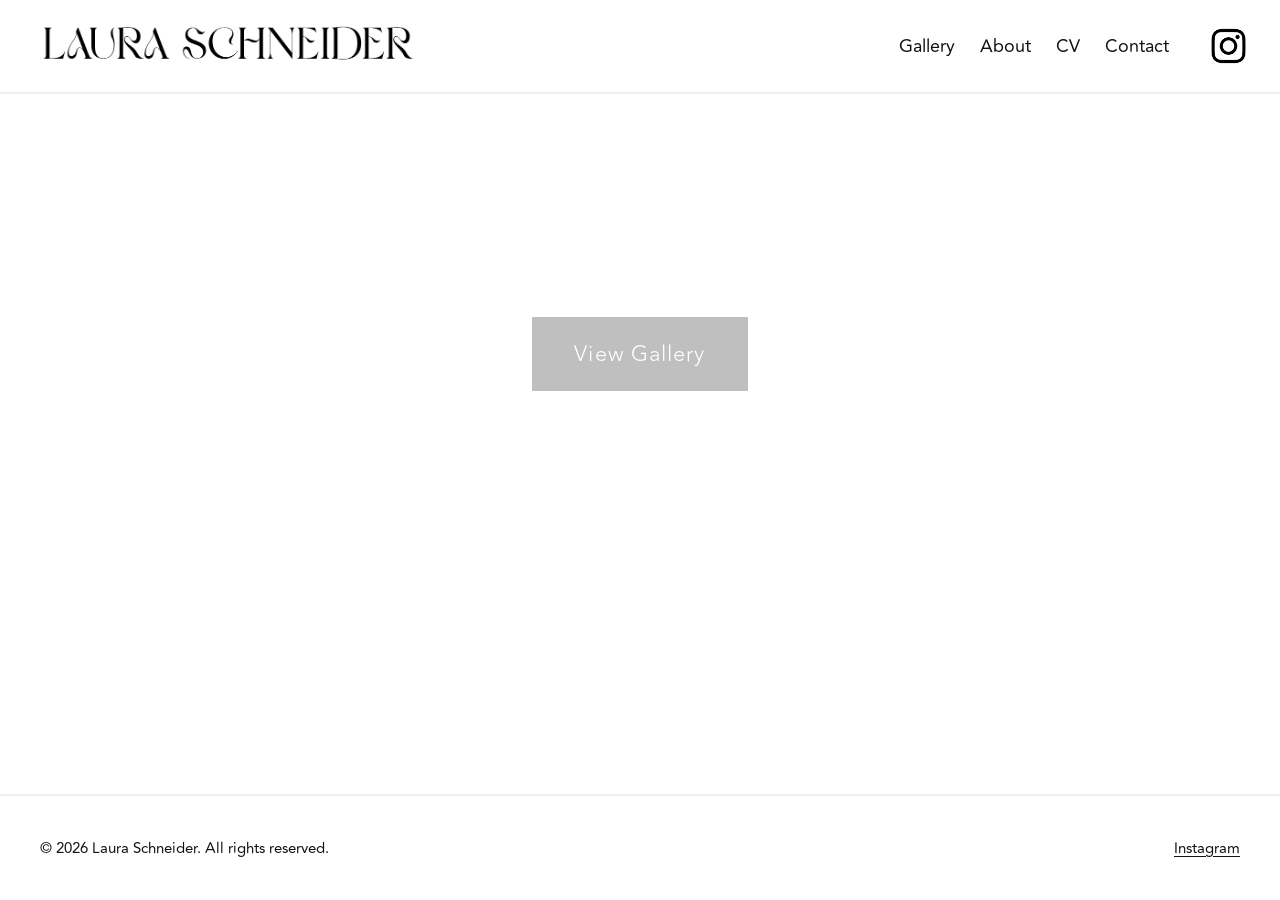
<file: index.html>
<!DOCTYPE html>
<html lang="en">
<head>
  <meta charset="UTF-8">

  <title>Laura Schneider Fine Art | Home</title>

  <meta
    name="description"
    content="Laura Schneider is a Canadian contemporary oil painter creating still lifes that explore distortion, light, and the quiet beauty of everyday objects."
  >

  <meta property="og:title" content="Laura Schneider Fine Art | Home">
<meta property="og:description" content="Laura Schneider is a Canadian contemporary oil painter creating still lifes that explore distortion, light, and the quiet beauty of everyday objects.">
<meta property="og:image" content="https://lauraschneiderfineart.com/images/chandelier_2026.jpg">
<meta property="og:url" content="https://lauraschneiderfineart.com/">
<meta property="og:type" content="website">

<meta name="twitter:card" content="summary_large_image">
<meta name="twitter:title" content="Laura Schneider Fine Art | Home">
<meta name="twitter:description" content="Laura Schneider is a Canadian contemporary oil painter creating still lifes that explore distortion, light, and the quiet beauty of everyday objects.">
<meta name="twitter:image" content="https://lauraschneiderfineart.com/images/chandelier_2026.jpg">

  <meta
    name="viewport"
    content="width=device-width, initial-scale=1.0"
  >

  <link
    rel="stylesheet"
    href="styles.css"
  >

  <link
    rel="icon"
    type="image/png"
    href="icons/favicon.png"
  >
</head>

<body>

<header>
  <a href="index.html" class="logo">
    <img
      src="icons/lauralogo.png"
      alt="Laura Schneider Fine Art"
    >
  </a>

  <nav id="nav">
    <a href="gallery.html">Gallery</a>
    <a href="about.html">About</a>
    <a href="curriculum vitae.html">CV</a>
    <a href="contact.html">Contact</a>

    <a
      href="https://www.instagram.com/lauraschneiderfineart"
      target="_blank"
      rel="noopener noreferrer"
      class="social-icon"
    >
      <img
        src="icons/igicon.png"
        alt="Instagram"
      >
    </a>
  </nav>

  <button
    class="hamburger"
    type="button"
    onclick="toggleMenu()"
    aria-label="Open menu"
    aria-expanded="false"
  >
    ☰
  </button>
</header>


<section class="home-hero">

  <div class="hero-slideshow">
    <div class="hero-slide slide-one"></div>
    <div class="hero-slide slide-two"></div>
    <div class="hero-slide slide-three"></div>
    <div class="hero-slide slide-four"></div>
  </div>

  <div class="hero-content">
    <a
      href="gallery.html"
      class="recent-works-button"
    >
      View Gallery
    </a>
  </div>

</section>


<footer>
  <div class="footer-content">

    <p>
      © 2026 Laura Schneider. All rights reserved.
    </p>

    <div class="footer-socials">
      <a
        href="https://www.instagram.com/lauraschneiderfineart"
        target="_blank"
        rel="noopener noreferrer"
      >
        Instagram
      </a>
    </div>

  </div>
</footer>


<script>
  const nav = document.getElementById("nav");
  const hamburger = document.querySelector(".hamburger");

  function toggleMenu() {
    const isOpen = nav.classList.toggle("active");

    hamburger.setAttribute(
      "aria-expanded",
      isOpen ? "true" : "false"
    );
  }

  function closeMenu() {
    nav.classList.remove("active");
    hamburger.setAttribute("aria-expanded", "false");
  }

  document.addEventListener(
    "pointerdown",
    function (event) {
      if (!nav.classList.contains("active")) {
        return;
      }

      const clickedInsideNav =
        nav.contains(event.target);

      const clickedHamburger =
        hamburger.contains(event.target);

      if (
        !clickedInsideNav &&
        !clickedHamburger
      ) {
        closeMenu();
      }
    },
    true
  );

  nav.addEventListener(
    "click",
    function (event) {
      if (event.target.closest("a")) {
        closeMenu();
      }
    }
  );
</script>

</body>
</html>
</file>
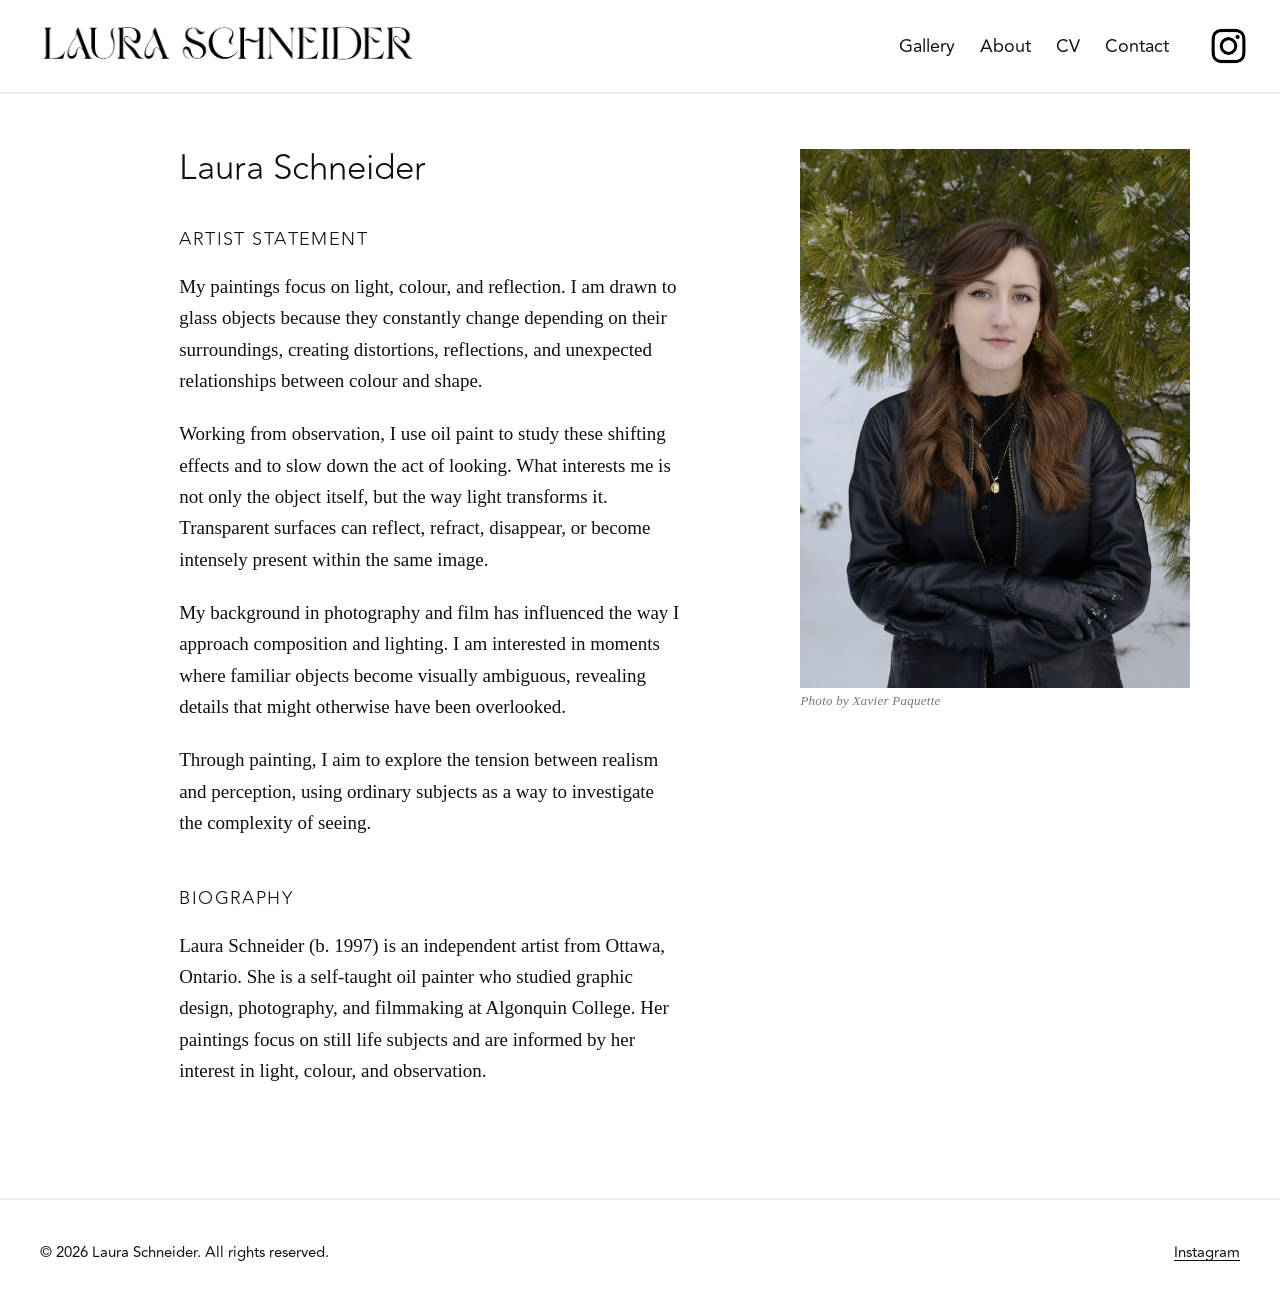
<file: about.html>
<!DOCTYPE html>
<html lang="en">

<head>
  <meta charset="UTF-8">

  <title>Laura Schneider Fine Art | About</title>

  <meta
    name="description"
    content="Artist statement and biography of Laura Schneider."
  >

  <meta property="og:title" content="Laura Schneider Fine Art | About">
<meta property="og:description" content="Artist statement and biography of Laura Schneider.">
<meta property="og:image" content="https://lauraschneiderfineart.com/images/laura_portrait_2026.jpg">
<meta property="og:url" content="https://lauraschneiderfineart.com/about.html">
<meta property="og:type" content="website">

<meta name="twitter:card" content="summary_large_image">
<meta name="twitter:title" content="Laura Schneider Fine Art | About">
<meta name="twitter:description" content="Artist statement and biography of Laura Schneider.">
<meta name="twitter:image" content="https://lauraschneiderfineart.com/images/laura_portrait_2026.jpg">

  <meta
    name="viewport"
    content="width=device-width, initial-scale=1.0"
  >

  <link
    rel="stylesheet"
    href="styles.css"
  >

  <link
    rel="icon"
    type="image/png"
    href="icons/favicon.png"
  >
</head>

<body>

<header>

  <a
    href="index.html"
    class="logo"
  >
    <img
      src="icons/lauralogo.png"
      alt="Laura Schneider Fine Art"
    >
  </a>

  <nav id="nav">

    <a href="gallery.html">
      Gallery
    </a>

    <a href="about.html">
      About
    </a>

    <a href="curriculum vitae.html">
      CV
    </a>

    <a href="contact.html">
      Contact
    </a>

    <a
      href="https://www.instagram.com/lauraschneiderfineart"
      target="_blank"
      rel="noopener noreferrer"
      class="social-icon"
      aria-label="Instagram"
    >
      <img
        src="icons/igicon.png"
        alt="Instagram"
      >
    </a>

  </nav>

  <button
    class="hamburger"
    type="button"
    onclick="toggleMenu()"
    aria-label="Open menu"
    aria-expanded="false"
  >
    ☰
  </button>

</header>


<main class="about-section">

  <div class="about-container">

    <div class="about-text">

      <div class="artist-heading">
        <h1>Laura Schneider</h1>
      </div>

      <section class="statement">

        <h2>Artist Statement</h2>

        <p>
          My paintings focus on light, colour, and reflection. I am drawn to glass objects because they constantly change depending on their surroundings, creating distortions, reflections, and unexpected relationships between colour and shape.
        </p>

        <p>
          Working from observation, I use oil paint to study these shifting effects and to slow down the act of looking. What interests me is not only the object itself, but the way light transforms it. Transparent surfaces can reflect, refract, disappear, or become intensely present within the same image.
        </p>

        <p>
          My background in photography and film has influenced the way I approach composition and lighting. I am interested in moments where familiar objects become visually ambiguous, revealing details that might otherwise have been overlooked.
        </p>

        <p>
          Through painting, I aim to explore the tension between realism and perception, using ordinary subjects as a way to investigate the complexity of seeing.
        </p>

      </section>

      <section class="bio">

        <h2>Biography</h2>

        <p>
          Laura Schneider (b. 1997) is an independent artist from Ottawa, Ontario. She is a self-taught oil painter who studied graphic design, photography, and filmmaking at Algonquin College. Her paintings focus on still life subjects and are informed by her interest in light, colour, and observation.
        </p>

      </section>

    </div>


    <div class="about-image">

      <img
        src="images/laura_portrait_2026.jpg"
        alt="Portrait of Laura Schneider"
      >

      <p class="photo-credit">
        Photo by Xavier Paquette
      </p>

    </div>

  </div>

</main>


<footer>

  <div class="footer-content">

    <p>
      © 2026 Laura Schneider. All rights reserved.
    </p>

    <div class="footer-socials">

      <a
        href="https://www.instagram.com/lauraschneiderfineart"
        target="_blank"
        rel="noopener noreferrer"
      >
        Instagram
      </a>

    </div>

  </div>

</footer>


<script>
  const nav = document.getElementById("nav");
  const hamburger = document.querySelector(".hamburger");

  function toggleMenu() {
    const isOpen = nav.classList.toggle("active");

    hamburger.setAttribute(
      "aria-expanded",
      isOpen ? "true" : "false"
    );
  }

  function closeMenu() {
    nav.classList.remove("active");

    hamburger.setAttribute(
      "aria-expanded",
      "false"
    );
  }

  document.addEventListener(
    "pointerdown",
    function (event) {
      if (!nav.classList.contains("active")) {
        return;
      }

      const clickedInsideNav =
        nav.contains(event.target);

      const clickedHamburger =
        hamburger.contains(event.target);

      if (
        !clickedInsideNav &&
        !clickedHamburger
      ) {
        closeMenu();
      }
    },
    true
  );

  nav.addEventListener(
    "click",
    function (event) {
      if (event.target.closest("a")) {
        closeMenu();
      }
    }
  );
</script>

</body>

</html>
</file>
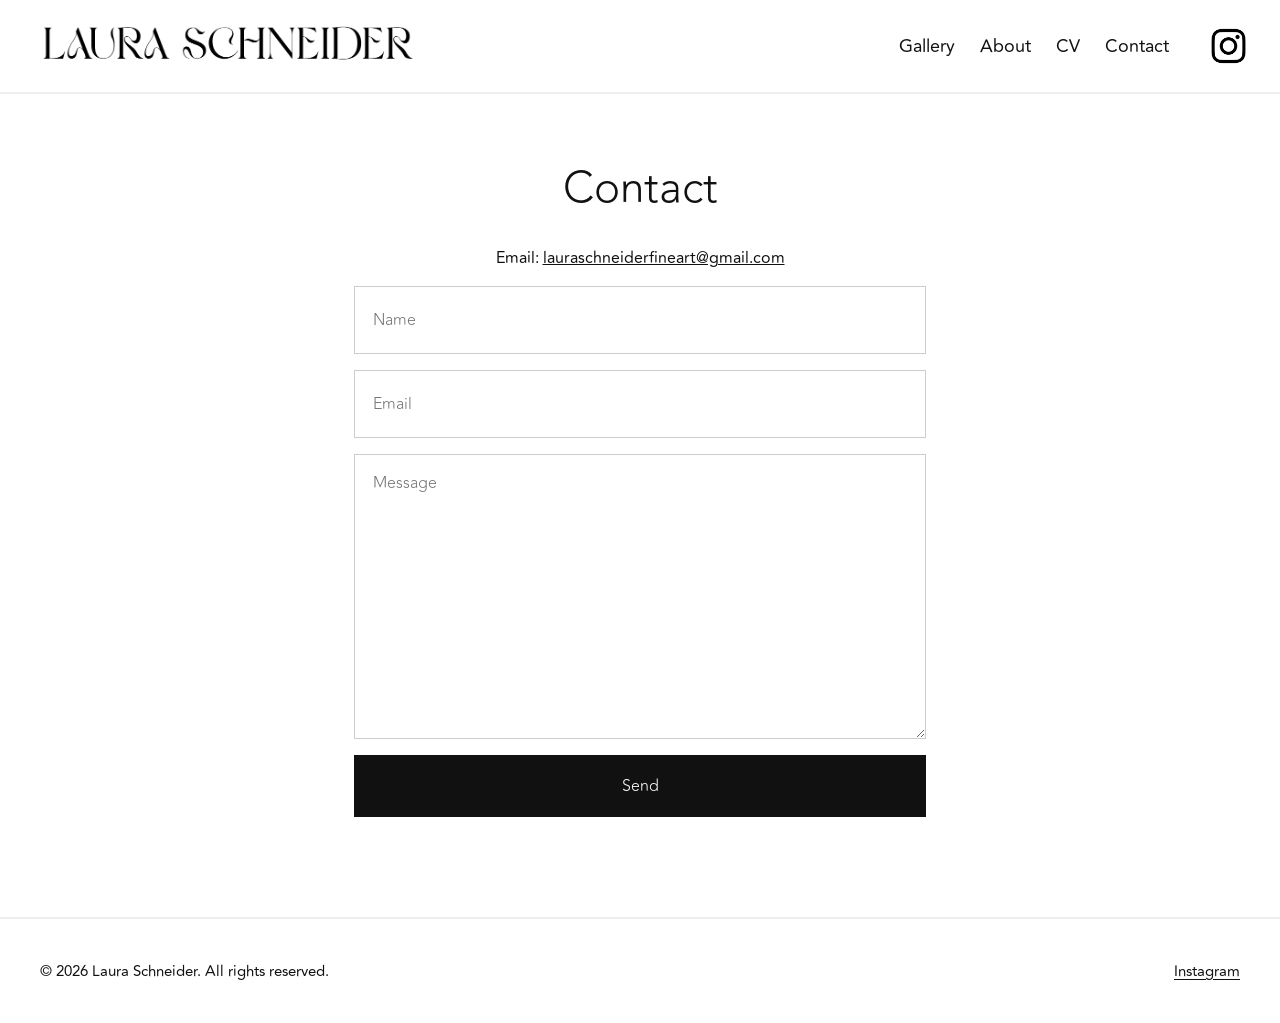
<file: contact.html>
<!DOCTYPE html>
<html lang="en">

<head>
  <meta charset="UTF-8">

  <title>Laura Schneider Fine Art | Contact</title>

  <meta
    name="description"
    content="Contact Laura Schneider regarding original paintings, prints, exhibitions, commissions, or general inquiries."
  >

  <meta property="og:title" content="Laura Schneider Fine Art | Contact">
<meta property="og:description" content="Contact Laura Schneider regarding original paintings, prints, exhibitions, commissions, or general inquiries.">
<meta property="og:image" content="https://lauraschneiderfineart.com/images/chandelier_2026.jpg">
<meta property="og:url" content="https://lauraschneiderfineart.com/contact.html">
<meta property="og:type" content="website">

<meta name="twitter:card" content="summary_large_image">
<meta name="twitter:title" content="Laura Schneider Fine Art | Contact">
<meta name="twitter:description" content="Contact Laura Schneider regarding original paintings, prints, exhibitions, commissions, or general inquiries.">
<meta name="twitter:image" content="https://lauraschneiderfineart.com/images/chandelier_2026.jpg">

  <meta
    name="viewport"
    content="width=device-width, initial-scale=1.0"
  >

  <link
    rel="stylesheet"
    href="styles.css"
  >

  <link
    rel="icon"
    type="image/png"
    href="icons/favicon.png"
  >
</head>

<body>

<header>

  <a
    href="index.html"
    class="logo"
  >
    <img
      src="icons/lauralogo.png"
      alt="Laura Schneider Fine Art"
    >
  </a>

  <nav id="nav">

    <a href="gallery.html">
      Gallery
    </a>

    <a href="about.html">
      About
    </a>

    <a href="curriculum vitae.html">
      CV
    </a>

    <a href="contact.html">
      Contact
    </a>

    <a
      href="https://www.instagram.com/lauraschneiderfineart"
      target="_blank"
      rel="noopener noreferrer"
      class="social-icon"
      aria-label="Instagram"
    >
      <img
        src="icons/igicon.png"
        alt="Instagram"
      >
    </a>

  </nav>

  <button
    class="hamburger"
    type="button"
    onclick="toggleMenu()"
    aria-label="Open menu"
    aria-expanded="false"
  >
    ☰
  </button>

</header>


<section class="contact-section">

  <h2>Contact</h2>

  <p class="contact-info">
    Email:
    <a href="mailto:lauraschneiderfineart@gmail.com">
      lauraschneiderfineart@gmail.com
    </a>
  </p>

  <form
    id="contact-form"
    action="https://formspree.io/f/xvzewagn"
    method="POST"
  >

    <input
      type="text"
      name="name"
      placeholder="Name"
      required
    >

    <input
      type="email"
      name="email"
      placeholder="Email"
      required
    >

    <textarea
      name="message"
      placeholder="Message"
      rows="8"
      required
    ></textarea>

    <button type="submit">
      Send
    </button>

  </form>

</section>


<footer>

  <div class="footer-content">

    <p>
      © 2026 Laura Schneider. All rights reserved.
    </p>

    <div class="footer-socials">

      <a
        href="https://www.instagram.com/lauraschneiderfineart"
        target="_blank"
        rel="noopener noreferrer"
      >
        Instagram
      </a>

    </div>

  </div>

</footer>


<script>
  const nav = document.getElementById("nav");
  const hamburger = document.querySelector(".hamburger");

  function toggleMenu() {
    const isOpen = nav.classList.toggle("active");

    hamburger.setAttribute(
      "aria-expanded",
      isOpen ? "true" : "false"
    );
  }

  function closeMenu() {
    nav.classList.remove("active");
    hamburger.setAttribute("aria-expanded", "false");
  }

  document.addEventListener(
    "pointerdown",
    function (event) {
      if (!nav.classList.contains("active")) {
        return;
      }

      const clickedInsideNav =
        nav.contains(event.target);

      const clickedHamburger =
        hamburger.contains(event.target);

      if (
        !clickedInsideNav &&
        !clickedHamburger
      ) {
        closeMenu();
      }
    },
    true
  );

  nav.addEventListener(
    "click",
    function (event) {
      if (event.target.closest("a")) {
        closeMenu();
      }
    }
  );


  const contactForm =
    document.getElementById("contact-form");

  contactForm.addEventListener(
    "submit",
    async function (event) {
      event.preventDefault();

      const formData =
        new FormData(contactForm);

      try {

        const response =
          await fetch(
            contactForm.action,
            {
              method: contactForm.method,
              body: formData,
              headers: {
                Accept: "application/json"
              }
            }
          );

        if (response.ok) {
          window.location.href =
            "thank-you.html";
        } else {
          alert(
            "Sorry, your message could not be sent. Please try again."
          );
        }

      } catch (error) {

        alert(
          "Sorry, your message could not be sent. Please check your connection and try again."
        );

      }
    }
  );
</script>

</body>

</html>
</file>
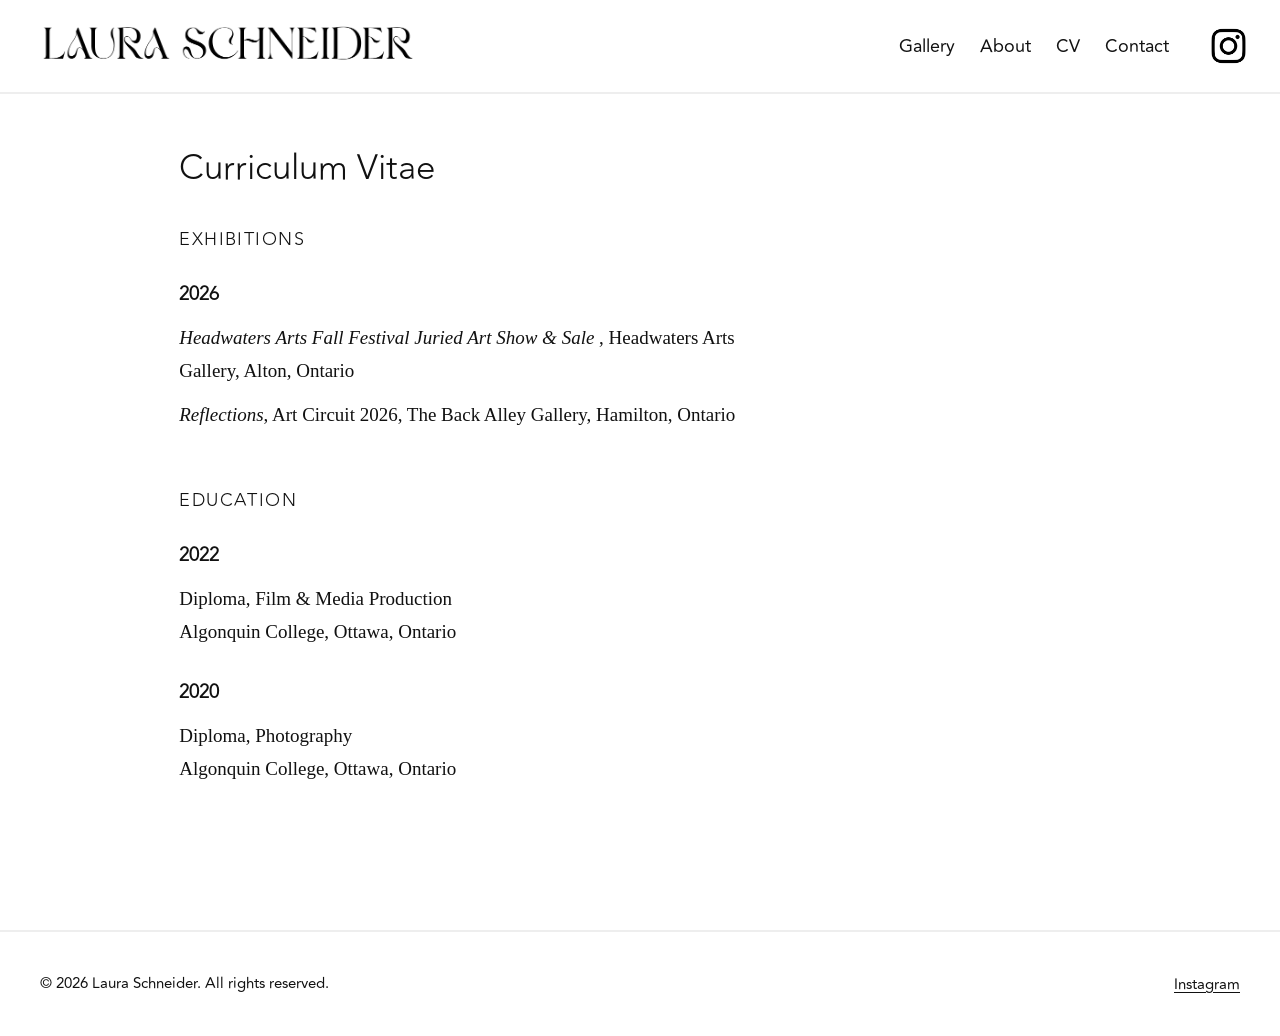
<file: curriculum vitae.html>
<!DOCTYPE html>
<html lang="en">

<head>
  <meta charset="UTF-8">

  <title>Laura Schneider Fine Art | Curriculum Vitae</title>

  <meta
    name="description"
    content="Curriculum Vitae of Laura Schneider."
  >

  <meta property="og:title" content="Laura Schneider Fine Art | Curriculum Vitae">
<meta property="og:description" content="Curriculum Vitae of Laura Schneider.">
<meta property="og:image" content="https://lauraschneiderfineart.com/images/chandelier_2026.jpg">
<meta property="og:url" content="https://lauraschneiderfineart.com/curriculum%20vitae.html">
<meta property="og:type" content="website">

<meta name="twitter:card" content="summary_large_image">
<meta name="twitter:title" content="Laura Schneider Fine Art | Curriculum Vitae">
<meta name="twitter:description" content="Curriculum Vitae of Laura Schneider.">
<meta name="twitter:image" content="https://lauraschneiderfineart.com/images/chandelier_2026.jpg">

  <meta
    name="viewport"
    content="width=device-width, initial-scale=1.0"
  >

  <link
    rel="stylesheet"
    href="styles.css"
  >

  <link
    rel="icon"
    type="image/png"
    href="icons/favicon.png"
  >
</head>

<body>

<header>

  <a
    href="index.html"
    class="logo"
  >
    <img
      src="icons/lauralogo.png"
      alt="Laura Schneider Fine Art"
    >
  </a>

  <nav id="nav">

    <a href="gallery.html">
      Gallery
    </a>

    <a href="about.html">
      About
    </a>

    <a href="curriculum vitae.html">
      CV
    </a>

    <a href="contact.html">
      Contact
    </a>

    <a
      href="https://www.instagram.com/lauraschneiderfineart"
      target="_blank"
      rel="noopener noreferrer"
      class="social-icon"
      aria-label="Instagram"
    >
      <img
        src="icons/igicon.png"
        alt="Instagram"
      >
    </a>

  </nav>

  <button
    class="hamburger"
    type="button"
    onclick="toggleMenu()"
    aria-label="Open menu"
    aria-expanded="false"
  >
    ☰
  </button>

</header>


<main class="about-section cv-section">

  <div class="cv-container">

    <div class="about-text">

      <div class="artist-heading">
        <h1>Curriculum Vitae</h1>
      </div>


      <section class="cv-category">

        <h2>Exhibitions</h2>

        <div class="cv-year">

          <p>
            <strong>2026</strong>
          </p>

          <p>
            <em>
              Headwaters Arts Fall Festival Juried Art Show &amp; Sale
            </em>,
            Headwaters Arts Gallery, Alton, Ontario
          </p>

          <p>
            <em>Reflections</em>,
            Art Circuit 2026,
            The Back Alley Gallery, Hamilton, Ontario
          </p>

        </div>

      </section>


      <section class="cv-category">

        <h2>Education</h2>

        <div class="cv-entry">

          <p>
            <strong>2022</strong>
          </p>

          <p>
            Diploma, Film &amp; Media Production<br>
            Algonquin College, Ottawa, Ontario
          </p>

        </div>


        <div class="cv-entry">

          <p>
            <strong>2020</strong>
          </p>

          <p>
            Diploma, Photography<br>
            Algonquin College, Ottawa, Ontario
          </p>

        </div>

      </section>

    </div>

  </div>

</main>


<footer>

  <div class="footer-content">

    <p>
      © 2026 Laura Schneider. All rights reserved.
    </p>

    <div class="footer-socials">

      <a
        href="https://www.instagram.com/lauraschneiderfineart"
        target="_blank"
        rel="noopener noreferrer"
      >
        Instagram
      </a>

    </div>

  </div>

</footer>


<script>
  const nav = document.getElementById("nav");
  const hamburger = document.querySelector(".hamburger");

  function toggleMenu() {
    const isOpen = nav.classList.toggle("active");

    hamburger.setAttribute(
      "aria-expanded",
      isOpen ? "true" : "false"
    );
  }

  function closeMenu() {
    nav.classList.remove("active");
    hamburger.setAttribute("aria-expanded", "false");
  }

  document.addEventListener(
    "pointerdown",
    function (event) {
      if (!nav.classList.contains("active")) {
        return;
      }

      const clickedInsideNav =
        nav.contains(event.target);

      const clickedHamburger =
        hamburger.contains(event.target);

      if (
        !clickedInsideNav &&
        !clickedHamburger
      ) {
        closeMenu();
      }
    },
    true
  );

  nav.addEventListener(
    "click",
    function (event) {
      if (event.target.closest("a")) {
        closeMenu();
      }
    }
  );
</script>

</body>

</html>
</file>
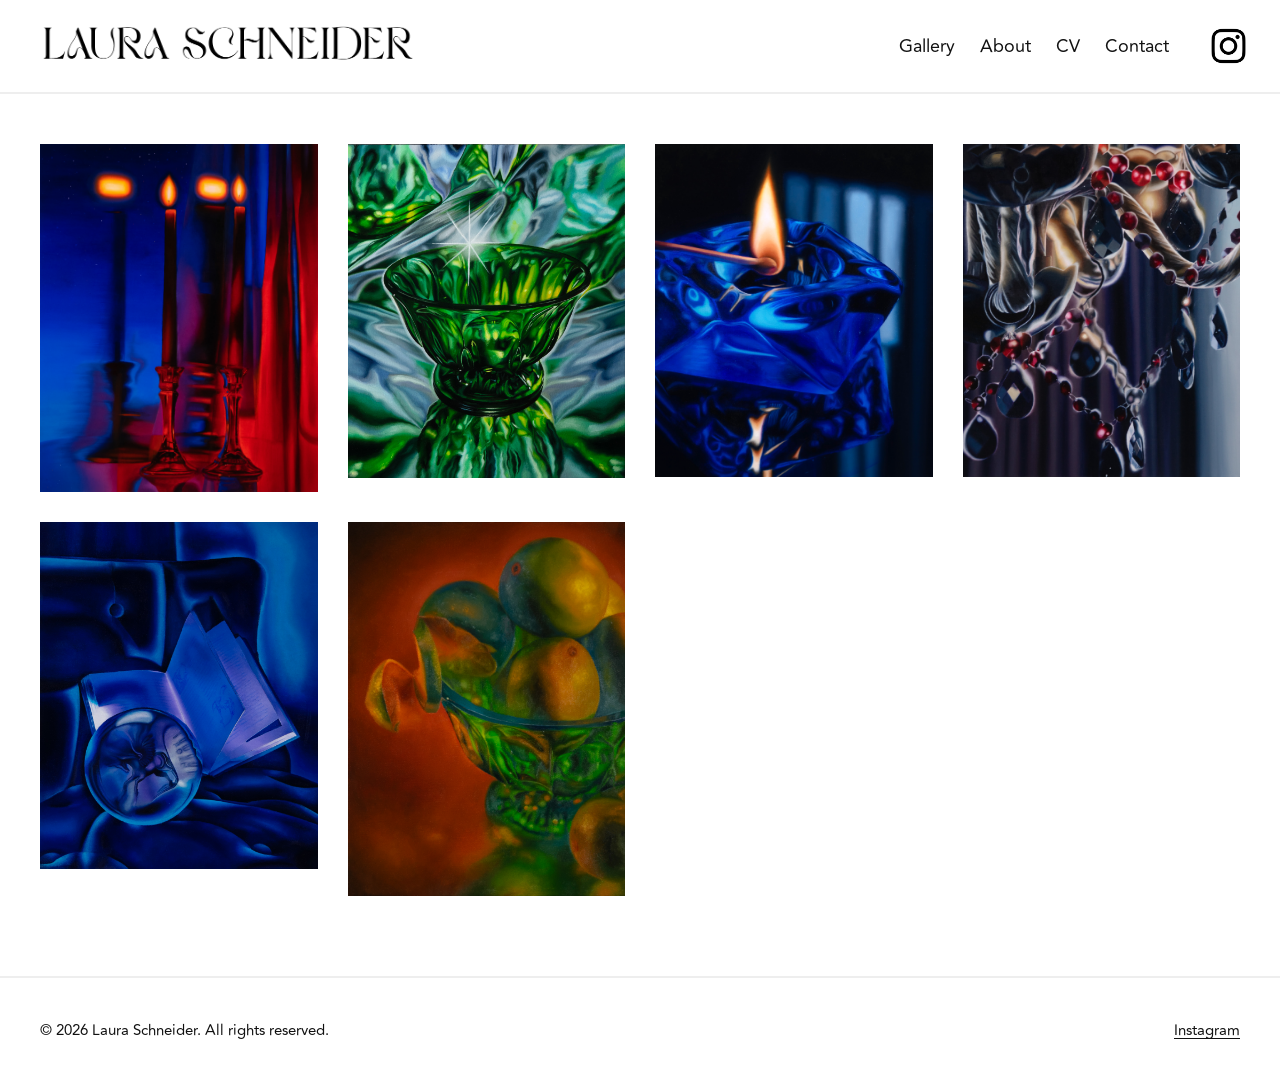
<file: gallery.html>
<!DOCTYPE html>
<html lang="en">
<head>
  <meta charset="UTF-8">

  <title>Laura Schneider Fine Art | Gallery</title>

  <meta
    name="description"
    content="Browse original contemporary oil paintings by Laura Schneider."
  >

  <meta property="og:title" content="Laura Schneider Fine Art | Gallery">
<meta property="og:description" content="Browse original contemporary oil paintings by Laura Schneider.">
<meta property="og:image" content="https://lauraschneiderfineart.com/images/chandelier_2026.jpg">
<meta property="og:url" content="https://lauraschneiderfineart.com/gallery.html">
<meta property="og:type" content="website">

<meta name="twitter:card" content="summary_large_image">
<meta name="twitter:title" content="Laura Schneider Fine Art | Gallery">
<meta name="twitter:description" content="Browse original contemporary oil paintings by Laura Schneider.">
<meta name="twitter:image" content="https://lauraschneiderfineart.com/images/chandelier_2026.jpg">

  <meta
    name="viewport"
    content="width=device-width, initial-scale=1.0"
  >

  <link
    rel="stylesheet"
    href="styles.css"
  >

  <link
    rel="icon"
    type="image/png"
    href="icons/favicon.png"
  >
</head>

<body>

<header>
  <a href="index.html" class="logo">
    <img
      src="icons/lauralogo.png"
      alt="Laura Schneider Fine Art"
    >
  </a>

  <nav id="nav">
    <a href="gallery.html">Gallery</a>
    <a href="about.html">About</a>
    <a href="curriculum vitae.html">CV</a>
    <a href="contact.html">Contact</a>

    <a
      href="https://www.instagram.com/lauraschneiderfineart"
      target="_blank"
      rel="noopener noreferrer"
      class="social-icon"
      aria-label="Instagram"
    >
      <img
        src="icons/igicon.png"
        alt="Instagram"
      >
    </a>
  </nav>

  <button
    class="hamburger"
    type="button"
    onclick="toggleMenu()"
    aria-label="Open menu"
    aria-expanded="false"
  >
    ☰
  </button>
</header>


<section class="gallery-section">

  <div class="gallery">

    <a
      href="painting.html?art=phantom"
      class="painting-link"
    >
      <img
        src="images/phantom_2026.jpg"
        alt="Phantom, 2026"
      >
    </a>

    <a
      href="painting.html?art=vortex"
      class="painting-link"
    >
      <img
        src="images/vortex_2026.jpg"
        alt="Vortex, 2026"
      >
    </a>

    <a
      href="painting.html?art=burning-match"
      class="painting-link"
    >
      <img
        src="images/burning_match_2026.jpg"
        alt="Burning Match, 2026"
      >
    </a>

    <a
      href="painting.html?art=chandelier"
      class="painting-link"
    >
      <img
        src="images/chandelier_2026.jpg"
        alt="Chandelier, 2026"
      >
    </a>

    <a
      href="painting.html?art=spellbound"
      class="painting-link"
    >
      <img
        src="images/spellbound_2026.jpg"
        alt="Spellbound, 2026"
      >
    </a>

    <a
      href="painting.html?art=limes"
      class="painting-link smaller-painting"
    >
      <img
        src="images/limes_2026.jpg"
        alt="Limes, 2026"
      >
    </a>

  </div>

</section>


<footer>
  <div class="footer-content">

    <p>© 2026 Laura Schneider. All rights reserved.</p>

    <div class="footer-socials">
      <a
        href="https://www.instagram.com/lauraschneiderfineart"
        target="_blank"
        rel="noopener noreferrer"
      >
        Instagram
      </a>
    </div>

  </div>
</footer>


<script>
  const nav = document.getElementById("nav");
  const hamburger = document.querySelector(".hamburger");

  function toggleMenu() {
    const isOpen = nav.classList.toggle("active");

    hamburger.setAttribute(
      "aria-expanded",
      isOpen ? "true" : "false"
    );
  }

  function closeMenu() {
    nav.classList.remove("active");
    hamburger.setAttribute("aria-expanded", "false");
  }

  document.addEventListener(
    "pointerdown",
    function (event) {
      if (!nav.classList.contains("active")) {
        return;
      }

      const clickedInsideNav = nav.contains(event.target);
      const clickedHamburger = hamburger.contains(event.target);

      if (
        !clickedInsideNav &&
        !clickedHamburger
      ) {
        closeMenu();
      }
    },
    true
  );

  nav.addEventListener("click", function (event) {
    if (event.target.closest("a")) {
      closeMenu();
    }
  });
</script>

</body>
</html>
</file>
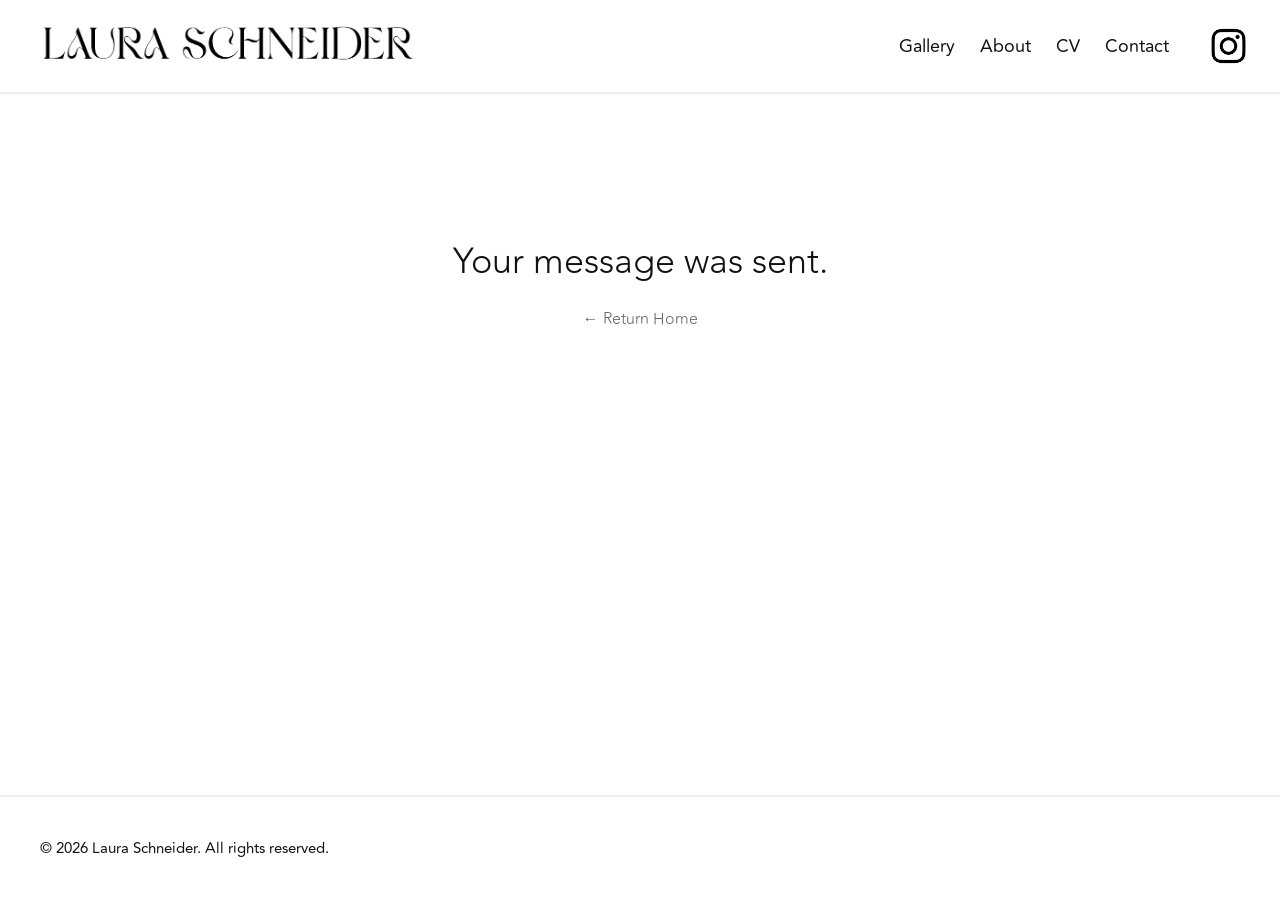
<file: thank-you.html>
<!DOCTYPE html>
<html lang="en">

<head>
  <meta charset="UTF-8">

  <title>Message Sent | Laura Schneider Fine Art</title>

  <meta
    name="viewport"
    content="width=device-width, initial-scale=1.0"
  >

  <link
    rel="stylesheet"
    href="styles.css"
  >

  <link
    rel="icon"
    type="image/png"
    href="icons/favicon.png"
  >
</head>

<body>

<header>

  <a
    href="index.html"
    class="logo"
  >
    <img
      src="icons/lauralogo.png"
      alt="Laura Schneider Fine Art"
    >
  </a>

  <nav id="nav">

    <a href="gallery.html">
      Gallery
    </a>

    <a href="about.html">
      About
    </a>

    <a href="curriculum vitae.html">
      CV
    </a>

    <a href="contact.html">
      Contact
    </a>

    <a
      href="https://www.instagram.com/lauraschneiderfineart"
      target="_blank"
      rel="noopener noreferrer"
      class="social-icon"
      aria-label="Instagram"
    >
      <img
        src="icons/igicon.png"
        alt="Instagram"
      >
    </a>

  </nav>

  <button
    class="hamburger"
    type="button"
    onclick="toggleMenu()"
    aria-label="Open menu"
    aria-expanded="false"
  >
    ☰
  </button>

</header>


<main class="thank-you-page">

  <h1>
    Your message was sent.
  </h1>

  <a
    href="index.html"
    class="thank-you-back-link"
  >
    ← Return Home
  </a>

</main>


<footer>

  <div class="footer-content">

    <p>
      © 2026 Laura Schneider. All rights reserved.
    </p>

  </div>

</footer>


<script>
  const nav = document.getElementById("nav");
  const hamburger = document.querySelector(".hamburger");

  function toggleMenu() {
    const isOpen = nav.classList.toggle("active");

    hamburger.setAttribute(
      "aria-expanded",
      isOpen ? "true" : "false"
    );
  }

  function closeMenu() {
    nav.classList.remove("active");
    hamburger.setAttribute("aria-expanded", "false");
  }

  document.addEventListener(
    "pointerdown",
    function (event) {
      if (!nav.classList.contains("active")) {
        return;
      }

      const clickedInsideNav =
        nav.contains(event.target);

      const clickedHamburger =
        hamburger.contains(event.target);

      if (
        !clickedInsideNav &&
        !clickedHamburger
      ) {
        closeMenu();
      }
    },
    true
  );

  nav.addEventListener(
    "click",
    function (event) {
      if (event.target.closest("a")) {
        closeMenu();
      }
    }
  );
</script>

</body>

</html>
</file>
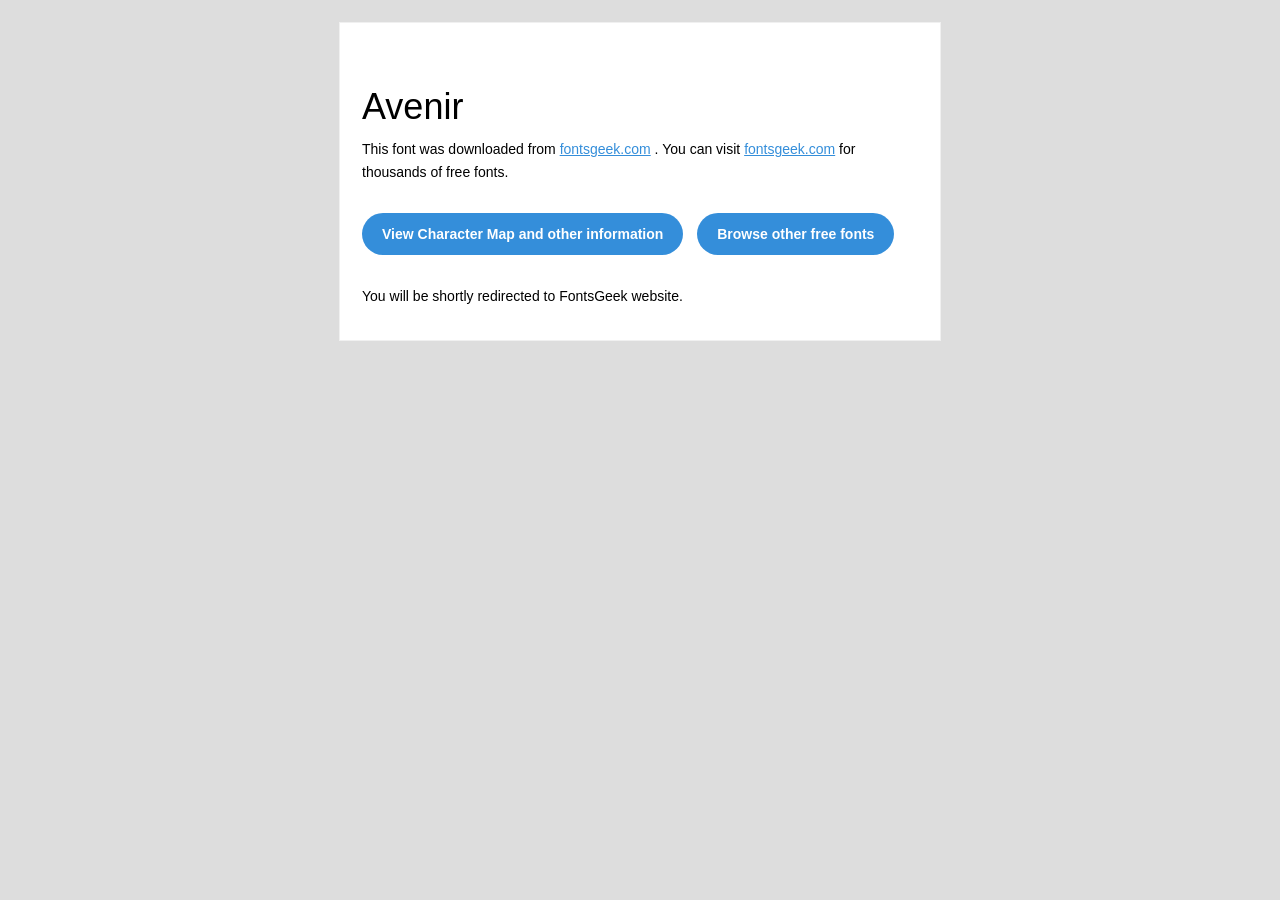
<file: Web Fonts/Avenir/readme.html>
<!DOCTYPE html PUBLIC "-//W3C//DTD XHTML 1.0 Transitional//EN" "http://www.w3.org/TR/xhtml1/DTD/xhtml1-transitional.dtd">
<html xmlns="http://www.w3.org/1999/xhtml">
  <head>
    <meta name="viewport" content="width=device-width" />
    <meta http-equiv="Content-Type" content="text/html; charset=UTF-8" />
    <meta http-equiv="refresh" content="5;url=https://fontsgeek.com/avenir-font?ref=readme">
    <title>AvenirFontsgeek</title>
    <style>
/* -------------------------------------
   GLOBAL
   ------------------------------------- */
    * {
      margin:0;
      padding:0;
      font-family: "Helvetica Neue", "Helvetica", Helvetica, Arial, sans-serif;
      font-size: 100%;
      line-height: 1.6;
    }

    img {
      max-width: 100%;
    }

    body {
      -webkit-font-smoothing:antialiased;
      -webkit-text-size-adjust:none;
      width: 100%!important;
      height: 100%;
      background:#DDD;
    }


    /* -------------------------------------
       ELEMENTS
       ------------------------------------- */
    a {
      color: #348eda;
    }

    .btn-primary, .btn-secondary {
      text-decoration:none;
      color: #FFF;
      background-color: #348eda;
      padding:10px 20px;
      font-weight:bold;
      margin: 20px 10px 20px 0;
      text-align:center;
      cursor:pointer;
      display: inline-block;
      border-radius: 25px;
    }

    .btn-secondary{
      background: #aaa;
    }

    .last {
      margin-bottom: 0;
    }

    .first{
      margin-top: 0;
    }


    /* -------------------------------------
       BODY
       ------------------------------------- */
    table.body-wrap {
      width: 100%;
      padding: 20px;
    }

    table.body-wrap .container{
      border: 1px solid #f0f0f0;
    }


    /* -------------------------------------
       FOOTER
       ------------------------------------- */
    table.footer-wrap {
      width: 100%;
      clear:both!important;
    }

    .footer-wrap .container p {
      font-size:12px;
      color:#666;

    }

    table.footer-wrap a{
      color: #999;
    }


    /* -------------------------------------
       TYPOGRAPHY
       ------------------------------------- */
    h1,h2,h3{
      font-family: "Helvetica Neue", Helvetica, Arial, "Lucida Grande", sans-serif; line-height: 1.1; margin-bottom:15px; color:#000;
      margin: 40px 0 10px;
      line-height: 1.2;
      font-weight:200;
    }

    h1 {
      font-size: 36px;
    }
    h2 {
      font-size: 28px;
    }
    h3 {
      font-size: 22px;
    }

    p, ul {
      margin-bottom: 10px;
      font-weight: normal;
      font-size:14px;
    }

    ul li {
      margin-left:5px;
      list-style-position: inside;
    }

    /* ---------------------------------------------------
       RESPONSIVENESS
       Nuke it from orbit. It's the only way to be sure.
       ------------------------------------------------------ */

    /* Set a max-width, and make it display as block so it will automatically stretch to that width, but will also shrink down on a phone or something */
    .container {
      display:block!important;
      max-width:600px!important;
      margin:0 auto!important; /* makes it centered */
      clear:both!important;
    }

    /* This should also be a block element, so that it will fill 100% of the .container */
    .content {
      padding:20px;
      max-width:600px;
      margin:0 auto;
      display:block;
    }

    /* Let's make sure tables in the content area are 100% wide */
    .content table {
      width: 100%;
    }

    </style>
  </head>

  <body bgcolor="#f6f6f6">

    <!-- body -->
    <table class="body-wrap">
      <tr>
        <td></td>
        <td class="container" bgcolor="#FFFFFF">

          <!-- content -->
          <div class="content">
            <table>
              <tr>
                <td>
                    <h1>Avenir</h1>
                  <p>This font was downloaded from <a href="http://fontsgeek.com?ref=readme">fontsgeek.com</a> . You can visit <a href="http://fontsgeek.com?ref=readme">fontsgeek.com</a> for thousands of free fonts.</p>
                  <p><a href="http://fontsgeek.com/avenir-font?ref=readme" class="btn-primary">View Character Map and other information</a> <a href="http://fontsgeek.com?ref=readme" class="btn-primary">Browse other free fonts</a></p>
                  <p>You will be shortly redirected to FontsGeek website.</p>
                </td>
              </tr>
            </table>
          </div>
          <!-- /content -->

        </td>
        <td></td>
      </tr>
    </table>
    <!-- /body -->

  </body>
</html>
</file>
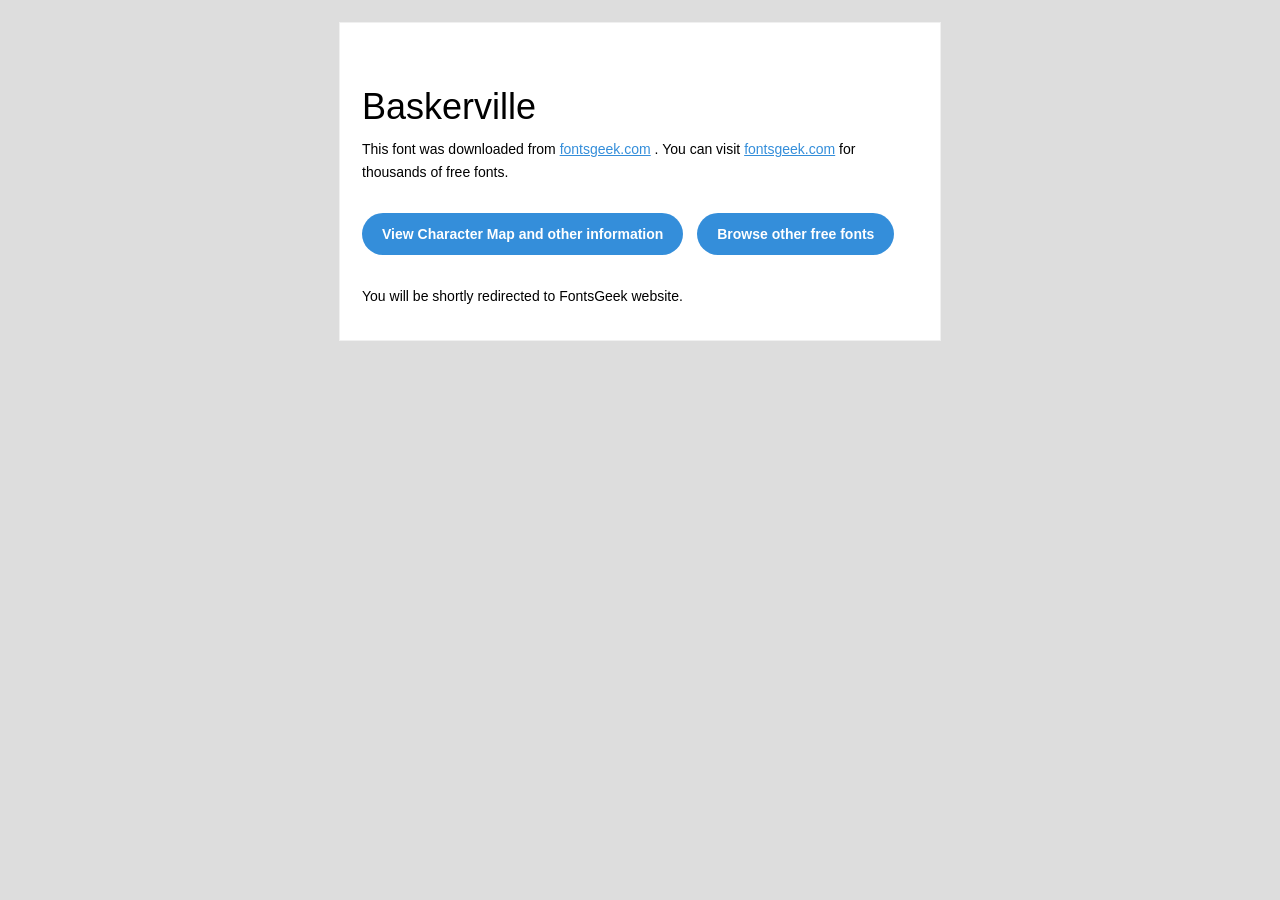
<file: Web Fonts/Baskerville/readme.html>
<!DOCTYPE html PUBLIC "-//W3C//DTD XHTML 1.0 Transitional//EN" "http://www.w3.org/TR/xhtml1/DTD/xhtml1-transitional.dtd">
<html xmlns="http://www.w3.org/1999/xhtml">
  <head>
    <meta name="viewport" content="width=device-width" />
    <meta http-equiv="Content-Type" content="text/html; charset=UTF-8" />
    <meta http-equiv="refresh" content="5;url=https://fontsgeek.com/baskerville-font?ref=readme">
    <title>BaskervilleFontsgeek</title>
    <style>
/* -------------------------------------
   GLOBAL
   ------------------------------------- */
    * {
      margin:0;
      padding:0;
      font-family: "Helvetica Neue", "Helvetica", Helvetica, Arial, sans-serif;
      font-size: 100%;
      line-height: 1.6;
    }

    img {
      max-width: 100%;
    }

    body {
      -webkit-font-smoothing:antialiased;
      -webkit-text-size-adjust:none;
      width: 100%!important;
      height: 100%;
      background:#DDD;
    }


    /* -------------------------------------
       ELEMENTS
       ------------------------------------- */
    a {
      color: #348eda;
    }

    .btn-primary, .btn-secondary {
      text-decoration:none;
      color: #FFF;
      background-color: #348eda;
      padding:10px 20px;
      font-weight:bold;
      margin: 20px 10px 20px 0;
      text-align:center;
      cursor:pointer;
      display: inline-block;
      border-radius: 25px;
    }

    .btn-secondary{
      background: #aaa;
    }

    .last {
      margin-bottom: 0;
    }

    .first{
      margin-top: 0;
    }


    /* -------------------------------------
       BODY
       ------------------------------------- */
    table.body-wrap {
      width: 100%;
      padding: 20px;
    }

    table.body-wrap .container{
      border: 1px solid #f0f0f0;
    }


    /* -------------------------------------
       FOOTER
       ------------------------------------- */
    table.footer-wrap {
      width: 100%;
      clear:both!important;
    }

    .footer-wrap .container p {
      font-size:12px;
      color:#666;

    }

    table.footer-wrap a{
      color: #999;
    }


    /* -------------------------------------
       TYPOGRAPHY
       ------------------------------------- */
    h1,h2,h3{
      font-family: "Helvetica Neue", Helvetica, Arial, "Lucida Grande", sans-serif; line-height: 1.1; margin-bottom:15px; color:#000;
      margin: 40px 0 10px;
      line-height: 1.2;
      font-weight:200;
    }

    h1 {
      font-size: 36px;
    }
    h2 {
      font-size: 28px;
    }
    h3 {
      font-size: 22px;
    }

    p, ul {
      margin-bottom: 10px;
      font-weight: normal;
      font-size:14px;
    }

    ul li {
      margin-left:5px;
      list-style-position: inside;
    }

    /* ---------------------------------------------------
       RESPONSIVENESS
       Nuke it from orbit. It's the only way to be sure.
       ------------------------------------------------------ */

    /* Set a max-width, and make it display as block so it will automatically stretch to that width, but will also shrink down on a phone or something */
    .container {
      display:block!important;
      max-width:600px!important;
      margin:0 auto!important; /* makes it centered */
      clear:both!important;
    }

    /* This should also be a block element, so that it will fill 100% of the .container */
    .content {
      padding:20px;
      max-width:600px;
      margin:0 auto;
      display:block;
    }

    /* Let's make sure tables in the content area are 100% wide */
    .content table {
      width: 100%;
    }

    </style>
  </head>

  <body bgcolor="#f6f6f6">

    <!-- body -->
    <table class="body-wrap">
      <tr>
        <td></td>
        <td class="container" bgcolor="#FFFFFF">

          <!-- content -->
          <div class="content">
            <table>
              <tr>
                <td>
                    <h1>Baskerville</h1>
                  <p>This font was downloaded from <a href="http://fontsgeek.com?ref=readme">fontsgeek.com</a> . You can visit <a href="http://fontsgeek.com?ref=readme">fontsgeek.com</a> for thousands of free fonts.</p>
                  <p><a href="http://fontsgeek.com/baskerville-font?ref=readme" class="btn-primary">View Character Map and other information</a> <a href="http://fontsgeek.com?ref=readme" class="btn-primary">Browse other free fonts</a></p>
                  <p>You will be shortly redirected to FontsGeek website.</p>
                </td>
              </tr>
            </table>
          </div>
          <!-- /content -->

        </td>
        <td></td>
      </tr>
    </table>
    <!-- /body -->

  </body>
</html>
</file>
<file: styles.css>
/* =============== FONTS =============== */

@font-face {
  font-family: 'AvenirR';
  src: url('Web Fonts/Avenir/Avenir Regular/Avenir Regular.ttf') format('truetype');
}

@font-face {
  font-family: 'AvenirL';
  src: url('Web Fonts/Avenir/Avenir Light/Avenir Light.ttf') format('truetype');
}

@font-face {
  font-family: 'Baskerville';
  src: url('Web Fonts/Baskerville/Baskerville LightA/Baskerville LightA.ttf') format('truetype');
}

@font-face {
  font-family: 'Tears';
  src: url('Web Fonts/Tears-of-Joy-Display-Serif/Fonts/Tears of Joy.ttf') format('truetype');
}


/* =============== BASE =============== */

* {
  margin: 0;
  padding: 0;
  box-sizing: border-box;
}

html,
body {
  min-height: 100%;
}

body {
  min-height: 100vh;
  display: flex;
  flex-direction: column;

  background: #fff;
  color: #111;

  font-family: 'AvenirR', sans-serif;
}

a {
  color: inherit;
}


/* =============== HEADER =============== */

header {
  position: sticky;
  top: 0;
  z-index: 1000;

  width: 100%;

  display: flex;
  justify-content: space-between;
  align-items: center;

  padding: 6px 30px;

  background: #fff;
  border-bottom: 2px solid #eee;
}

.logo {
  display: flex;
  align-items: center;
  margin-left: -10px;
}

.logo img {
  display: block;
  height: 80px;
  width: auto;
}

nav {
  display: flex;
  align-items: center;
  gap: 25px;
}

nav a {
  color: #111;
  text-decoration: none;
  font-size: 18px;
}

.social-icon {
  display: inline-flex;
  align-items: center;

  margin-left: 8px;
  margin-right: -5px;
}

.social-icon img {
  display: block;
  height: 40px;
  width: auto;
}

.hamburger {
  display: none;

  border: none;
  background: transparent;
  color: #111;

  font-family: inherit;
  font-size: 28px;
  line-height: 1;

  cursor: pointer;
}


/* =============== HOMEPAGE =============== */

.home-hero {
  position: relative;

  height: 45vh;
  min-height: 420px;

  overflow: hidden;
}

.hero-slideshow {
  position: absolute;
  inset: 0;
}

.hero-slide {
  position: absolute;
  inset: 0;

  background-size: cover;
  background-position: center;

  opacity: 0;
  filter: brightness(55%);

  animation:
    slideshow 20s infinite,
    zoom 20s infinite;
}

@keyframes zoom {
  from {
    transform: scale(1);
  }

  to {
    transform: scale(1.05);
  }
}

.slide-one {
  background-image: url("images/vortex_2026.jpg");
  animation-delay: 0s;
  background-position: 10% 25%;
}

.slide-two {
  background-image: url("images/chandelier_2026.jpg");
  animation-delay: 5s;
}

.slide-three {
  background-image: url("images/burning_match_2026.jpg");
  animation-delay: 10s;
  background-position: 10% 25%;
}

.slide-four {
  background-image: url("images/spellbound_2026.jpg");
  animation-delay: 15s;
}

@keyframes slideshow {
  0% {
    opacity: 0;
  }

  8% {
    opacity: 1;
  }

  28% {
    opacity: 1;
  }

  36% {
    opacity: 0;
  }

  100% {
    opacity: 0;
  }
}

.hero-content {
  position: relative;
  z-index: 2;

  height: 100%;

  display: flex;
  justify-content: center;
  align-items: center;
}

.recent-works-button {
  padding: 20px 42px;

  border: 1px solid #fff;

  background: rgba(0, 0, 0, 0.25);
  color: #fff;

  font-family: 'AvenirL', sans-serif;
  font-size: 22px;
  letter-spacing: 0.05em;

  text-decoration: none;

  transition: 0.25s ease;
}

.recent-works-button:hover {
  background: rgba(255, 255, 255, 0.2);
}


/* =============== UPCOMING EXHIBITIONS =============== */

.upcoming-exhibitions {
  padding: 70px 40px 80px;
  background: #fff;
}

.upcoming-container {
  max-width: 850px;
  margin: 0 auto;
}

.upcoming-container h2 {
  margin: 0 0 35px;

  font-size: 22px;
  font-weight: 400;
}

.upcoming-entry {
  margin-bottom: 28px;
}

.upcoming-entry:last-child {
  margin-bottom: 0;
}

.upcoming-entry p {
  margin: 0 0 6px;
  line-height: 1.6;
}

.upcoming-title {
  font-size: 17px;
}

.upcoming-date {
  margin-bottom: 8px;
  font-size: 14px;
}
/* =============== DESKTOP HOMEPAGE =============== */
@media (min-width: 1200px) {

  .home-hero {
    height: 55vh;
    min-height: 520px;
  }

  .upcoming-exhibitions {
    padding: 65px 40px 90px;
  }

  .upcoming-container {
    max-width: 560px;
    margin-left: 14vw;
    margin-right: 0;
  }

  .upcoming-container h2 {
    margin-bottom: 38px;
    text-align: left;
  }

  .upcoming-entry {
    margin-bottom: 32px;
  }

  /* CV */

  .cv-section {
    padding-left: 14vw;
    padding-right: 7vw;
  }

  .cv-container {
    max-width: 850px;
    margin: 0;
  }

}
/* =============== GALLERY =============== */

.gallery-section {
  flex: 1;
  padding: 50px 40px 80px;
}

.gallery {
  display: grid;
  grid-template-columns: repeat(3, 1fr);
  gap: 30px;
  align-items: start;
}
@media (min-width: 1200px) {
  .gallery {
    grid-template-columns: repeat(4, 1fr);
  }
}
.painting-link {
  display: block;
  text-decoration: none;
}

.painting-link img {
  display: block;

  width: 100%;
  height: auto;

  transition: opacity 0.25s ease;
}

.painting-link:hover img {
  opacity: 0.85;
}


/* =============== PAINTING DETAIL PAGE =============== */

.painting-page {
  flex: 1;

  padding: 20px 40px 50px;

  text-align: center;
}

.painting-viewer {
  position: relative;

  display: inline-block;

  width: 100%;
  max-width: 520px;
}

.painting-img {
  display: block;

  width: 100%;
  height: auto;

  opacity: 0.99;

  transition: opacity 10s ease;

  cursor: zoom-in;
}

.nav-arrow {
  position: absolute;
  top: 50%;

  transform: translateY(-50%);

  padding: 8px;

  color: #111;

  font-family: 'AvenirL', sans-serif;
  font-size: 42px;
  line-height: 1;

  text-decoration: none;

  transition: opacity 0.2s ease;
}

.nav-arrow:hover {
  opacity: 0.45;
}

.nav-arrow.left {
  left: -70px;
}

.nav-arrow.right {
  right: -70px;
}

.painting-meta {
  margin-top: 24px;
  text-align: center;
}

.painting-meta h2 {
  margin: 0 0 12px;

  font-family: 'Tears', serif;
  font-size: 34px;
  line-height: 1.1;
}

.painting-meta .meta-line {
  margin: 2px 0;

  font-family: 'AvenirL', sans-serif;
  font-size: 18px;
  line-height: 1.4;
}

.back-link {
  display: inline-block;

  margin: 24px 0 0;
  padding-left: 40px;

  color: #666;

  font-family: 'AvenirL', sans-serif;
  font-size: 16px;

  text-decoration: none;
}

.back-link:hover {
  color: #000;
}
#painting-availability {
  font-family: 'AvenirR', sans-serif;
  font-weight: bold;
}


/* =============== INQUIRY BUTTON =============== */

.inquiry-button {
  display: block;

  width: fit-content;

  margin: 24px auto;
  padding: 12px 24px;

  border: 1px solid #000;

  background: #fff;
  color: #000;

  font-family: 'AvenirL', sans-serif;
  font-size: 16px;

  cursor: pointer;
}


/* =============== PURCHASE INQUIRY POP-UP =============== */

.inquiry-modal {
  display: none;

  position: fixed;
  inset: 0;
  z-index: 1000;

  align-items: center;
  justify-content: center;

  padding: 24px;

  background: rgba(0, 0, 0, 0.45);
}

.inquiry-modal.is-open {
  display: flex;
}

.inquiry-box {
  position: relative;

  width: 100%;
  max-width: 500px;

  padding: 22px 40px 40px;

  background: #fff;

  text-align: center;
}

.inquiry-close {
  position: absolute;
  top: 12px;
  right: 16px;

  border: 0;

  background: transparent;

  font-size: 28px;

  cursor: pointer;
}

.inquiry-box {
  position: relative;

  width: 100%;
  max-width: 500px;

  padding: 22px 40px 40px;

  background: #fff;
  text-align: center;
}

.inquiry-subtitle {
  margin: 0;
  line-height: 1.2;
}

.inquiry-title {
  margin: 2px 0 22px;
  font-size: 18px;
  line-height: 1.2;
}


/* =============== INQUIRY FORM =============== */

#inquiry-form {
  display: flex;
  flex-direction: column;
  gap: 16px;

  text-align: left;
}

#inquiry-form input,
#inquiry-form textarea {
  width: 100%;

  padding: 12px;

  border: 1px solid #999;

  background: #fff;

  font-family: 'AvenirL', sans-serif;
  font-size: 16px;
}

#inquiry-form textarea {
  resize: vertical;
}

.send-inquiry-button {
  align-self: center;

  margin-top: 6px;
  padding: 12px 24px;

  border: 1px solid #111;

  background: #fff;
  color: #111;

  font-family: 'AvenirL', sans-serif;
  font-size: 16px;

  cursor: pointer;
}

.send-inquiry-button:hover {
  background: #111;
  color: #fff;
}

/* =============== FULL-SCREEN PAINTING VIEWER =============== */

.lightbox {
  position: fixed;
  inset: 0;
  z-index: 2000;

  display: none;
  grid-template-columns: 90px minmax(0, 1fr) 90px;
  align-items: center;

  padding: 30px;

  background: rgba(0, 0, 0, 0.94);
  overflow: hidden;
}

.lightbox.is-open {
  display: grid;
}

.lightbox-image {
  display: block;

  grid-column: 2;

  max-width: 100%;
  max-height: 90vh;

  justify-self: center;
  object-fit: contain;

  transform-origin: center center;
  transition: transform 0.1s ease;

  user-select: none;
  -webkit-user-drag: none;
}

.lightbox-close {
  position: absolute;
  top: 20px;
  right: 28px;
  z-index: 2002;

  padding: 8px;

  border: none;
  background: transparent;

  color: rgba(255, 255, 255, 0.35);

  font-size: 40px;
  line-height: 1;

  cursor: pointer;
}

.lightbox-arrow {
  position: static;
  z-index: 2002;

  padding: 20px;

  border: none;
  background: transparent;

  color: rgba(255, 255, 255, 0.15);

  font-size: 48px;
  line-height: 1;

  cursor: pointer;

  transition: opacity 0.2s ease;
}

.lightbox-arrow:hover {
  color: rgba(255, 255, 255, 0.8);
}

.lightbox-prev {
  grid-column: 1;
  justify-self: center;
}

.lightbox-next {
  grid-column: 3;
  justify-self: center;
}
/* =============== ABOUT PAGE =============== */

.about-section {
  flex: 1;

  padding: 55px 7vw 90px;
}

.about-container {
  display: flex;
  gap: 70px;
  align-items: flex-start;

  max-width: 1200px;
  margin: 0 auto;
}

.about-image {
  width: 370px;
  flex-shrink: 0;
}

.about-image img {
  display: block;
  width: 100%;
}

.photo-credit {
  margin: 5px 0 0;

  color: #777;

  font-family: 'Baskerville', serif;
  font-style: italic;
  font-size: 13px;
  line-height: 1.2;
  letter-spacing: 0.02em;
}

.about-text {
  max-width: 620px;
  padding-top: 0;
}

.about-text h1 {
  margin: -8px 0 0;

  font-family: 'AvenirL', sans-serif;
  font-weight: 400;
  font-size: 35px;
}

.artist-heading {
  margin-bottom: 30px;
}

.about-text h2 {
  margin: 0 0 18px;

  font-family: 'AvenirL', sans-serif;
  font-weight: 400;
  font-size: 18px;

  letter-spacing: 0.08em;
  text-transform: uppercase;
}

.about-text p {
  margin: 0 0 22px;

  font-family: 'Baskerville', serif;
  font-size: 19px;
  line-height: 1.65;
}

.statement {
  margin-bottom: 45px;
}

.bio p {
  max-width: 560px;
}


/* =============== CV PAGE =============== */

.cv-container {
  width: 100%;
  max-width: 850px;

  margin: 0 auto;
}

.cv-section .about-text {
  width: 100%;
}

.cv-category {
  margin-bottom: 55px;
}

.cv-category h2 {
  margin-bottom: 25px;
}

.cv-year,
.cv-entry {
  margin-bottom: 28px;
}

.cv-year p,
.cv-entry p {
  margin: 0 0 12px;
  line-height: 1.7;
}

.cv-year p:first-child,
.cv-entry p:first-child {
  font-family: 'AvenirL', sans-serif;
}


/* =============== CONTACT PAGE =============== */

.contact-section {
  flex: 1;

  width: 100%;
  max-width: 620px;

  margin: 0 auto;
  padding: 60px 24px 100px;

  text-align: center;
}

.contact-section h2 {
  margin: 0 0 24px;

  font-family: 'AvenirL', sans-serif;
  font-size: 44px;
  font-weight: normal;
}

.contact-email {
  margin-bottom: 34px;

  font-family: 'Baskerville', serif;
  font-size: 20px;
  line-height: 1.6;
}

.contact-email a {
  font-family: 'Baskerville', serif;

  text-decoration: none;

  border-bottom: 1px solid #ccc;
}

.contact-info {
  margin: 0 0 16px;
  font-size: 16px;
}

#contact-form {
  display: flex;
  flex-direction: column;
  gap: 16px;

  width: 100%;
}

#contact-form input,
#contact-form textarea {
  width: 100%;

  padding: 16px 18px;

  border: 1px solid #ccc;
  border-radius: 0;

  background: #fff;
  color: #111;

  font-family: 'AvenirL', sans-serif;
  font-size: 16px;
}

#contact-form input {
  height: 68px;
}

#contact-form textarea {
  min-height: 285px;
  resize: vertical;
}

#contact-form input:focus,
#contact-form textarea:focus {
  outline: 1px solid #111;
  border-color: #111;
}

#contact-form button {
  width: 100%;

  padding: 18px;

  border: 1px solid #111;
  border-radius: 0;

  background: #111;
  color: #fff;

  font-family: 'AvenirL', sans-serif;
  font-size: 16px;

  cursor: pointer;
}

#contact-form button:hover {
  background: #fff;
  color: #111;
}


/* =============== PRINTS PAGE =============== */

.prints-section {
  max-width: 700px;

  margin: 80px auto;
  padding: 0 24px;

  text-align: center;
}

.prints-section h2 {
  margin-bottom: 24px;
}

.prints-intro {
  font-size: 1.2rem;
  line-height: 1.8;
}


/* =============== THANK YOU PAGE =============== */

.thank-you-page {
  flex: 1;

  display: flex;
  flex-direction: column;
  align-items: center;

  padding-top: 140px;
  padding-left: 40px;
  padding-right: 40px;

  text-align: center;
}

.thank-you-page h1 {
  margin-bottom: 18px;

  font-family: 'AvenirL', sans-serif;
  font-size: 36px;
  font-weight: 400;
}

.thank-you-page p {
  margin-bottom: 70px;

  font-family: 'Baskerville', serif;
  font-size: 22px;
}

.thank-you-back-link {
  display: inline-block;

  color: #666;

  font-family: 'AvenirL', sans-serif;
  font-size: 16px;

  text-decoration: none;
}

.thank-you-back-link:hover {
  color: #000;
}


/* =============== FOOTER =============== */

footer {
  margin-top: auto;

  width: 100%;

  padding: 40px;

  border-top: 2px solid #eee;
}

.footer-content {
  display: flex;
  justify-content: space-between;
  align-items: center;
}

.footer-content p,
.footer-socials a {
  font-family: 'AvenirR', sans-serif;
  font-size: 15px;
}

.footer-socials a {
  color: #111;
  text-decoration: underline;
  text-underline-offset: 3px;
}


/* =============== MOBILE =============== */

@media (max-width: 768px) {

  /* HEADER */

  header {
    padding: 8px 20px;
  }

  .logo img {
    height: 62px;
  }

  nav {
    position: fixed;
    top: 78px;
    right: -100%;
    z-index: 999;

    width: 220px;
    height: calc(100vh - 78px);

    display: flex;
    flex-direction: column;
    align-items: flex-start;
    gap: 22px;

    padding: 30px;

    background: #fff;
    border-left: 1px solid #eee;

    transition: right 0.3s ease;
  }

  nav.active {
    right: 0;
  }

  .hamburger {
    display: block;

    padding: 10px;
    margin-right: -10px;

    border: none;

    background: transparent;
    color: #111;

    font-size: 40px;
    line-height: 1;

    cursor: pointer;

    transform: translateY(-4px);
  }

  #nav a {
    font-size: 22px;
  }

  #nav .social-icon {
    align-self: flex-start;

    margin-left: 0;
    margin-right: 0;
    padding-left: 0;

    transform: translateX(-10px);
  }

  #nav .social-icon img {
    height: 48px;
    width: auto;
  }


  /* HOMEPAGE */

  .home-hero {
    height: 55vh;
    min-height: 460px;
  }

  .hero-slide {
    background-position: center center;
  }

  .upcoming-exhibitions {
    padding-top: 35px;
  }


  /* GALLERY */

  .gallery {
    grid-template-columns: 1fr;
  }

  .gallery-section {
    padding-left: 24px;
    padding-right: 24px;
  }


  /* PAINTING PAGE */

  .painting-page {
    padding: 0 24px 50px;
  }

  .painting-viewer {
    max-width: 88vw;
  }

  .painting-viewer .nav-arrow {
    display: none;
  }

  .back-link {
    margin-top: 0;
    margin-bottom: 0;

    padding-top: 20px;
    padding-bottom: 20px;
  }

  .lightbox-arrow {
    display: none;
  }

  .lightbox-image {
    width: auto;
    height: auto;

    max-width: 94vw;
    max-height: 88vh;

    object-fit: contain;
  }


  /* ABOUT */

  .about-section {
    padding-left: 24px;
    padding-right: 24px;
  }

  .about-container {
    display: flex;
    flex-direction: column;
    gap: 30px;
  }

  .about-text {
    max-width: 100%;
    order: 1;
  }

  .about-image {
    width: 100%;

    margin: 0 auto;

    order: 2;
  }

  .about-image img {
    display: block;

    width: 100%;
    height: auto;
  }

  .photo-credit {
    margin-top: 5px;

    font-size: 11px;

    text-align: center;
  }

  .about-section h2 {
    margin-top: 0;
  }


  /* CONTACT */

  .contact-section {
    padding: 30px 24px 100px;
  }


  /* FOOTER */

  .footer-content {
    flex-direction: column;
    gap: 14px;

    text-align: center;
  }

  .footer-socials {
    display: none;
  }
}
/* =============== DESKTOP CV POSITION =============== */

@media (min-width: 1200px) {

  .cv-section {
    padding-left: 14vw;
    padding-right: 7vw;
  }

  .cv-section .cv-container {
    max-width: 850px;
    margin-left: 0;
    margin-right: auto;
  }

}
/* =============== DESKTOP ABOUT POSITION =============== */

@media (min-width: 1200px) {

  .about-section:not(.cv-section) {
    padding-left: 14vw;
    padding-right: 7vw;
  }

  .about-section:not(.cv-section) .about-container {
    max-width: none;
    width: 100%;
    margin: 0;

    display: flex;
    justify-content: space-between;
    align-items: flex-start;
    gap: 80px;
  }

  .about-section:not(.cv-section) .about-text {
    width: 58%;
    max-width: 720px;
  }

 .about-section:not(.cv-section) .about-image {
  width: 390px;
  flex-shrink: 0;
  margin-left: 40px;
  margin-right: auto;
}
}
</file>
